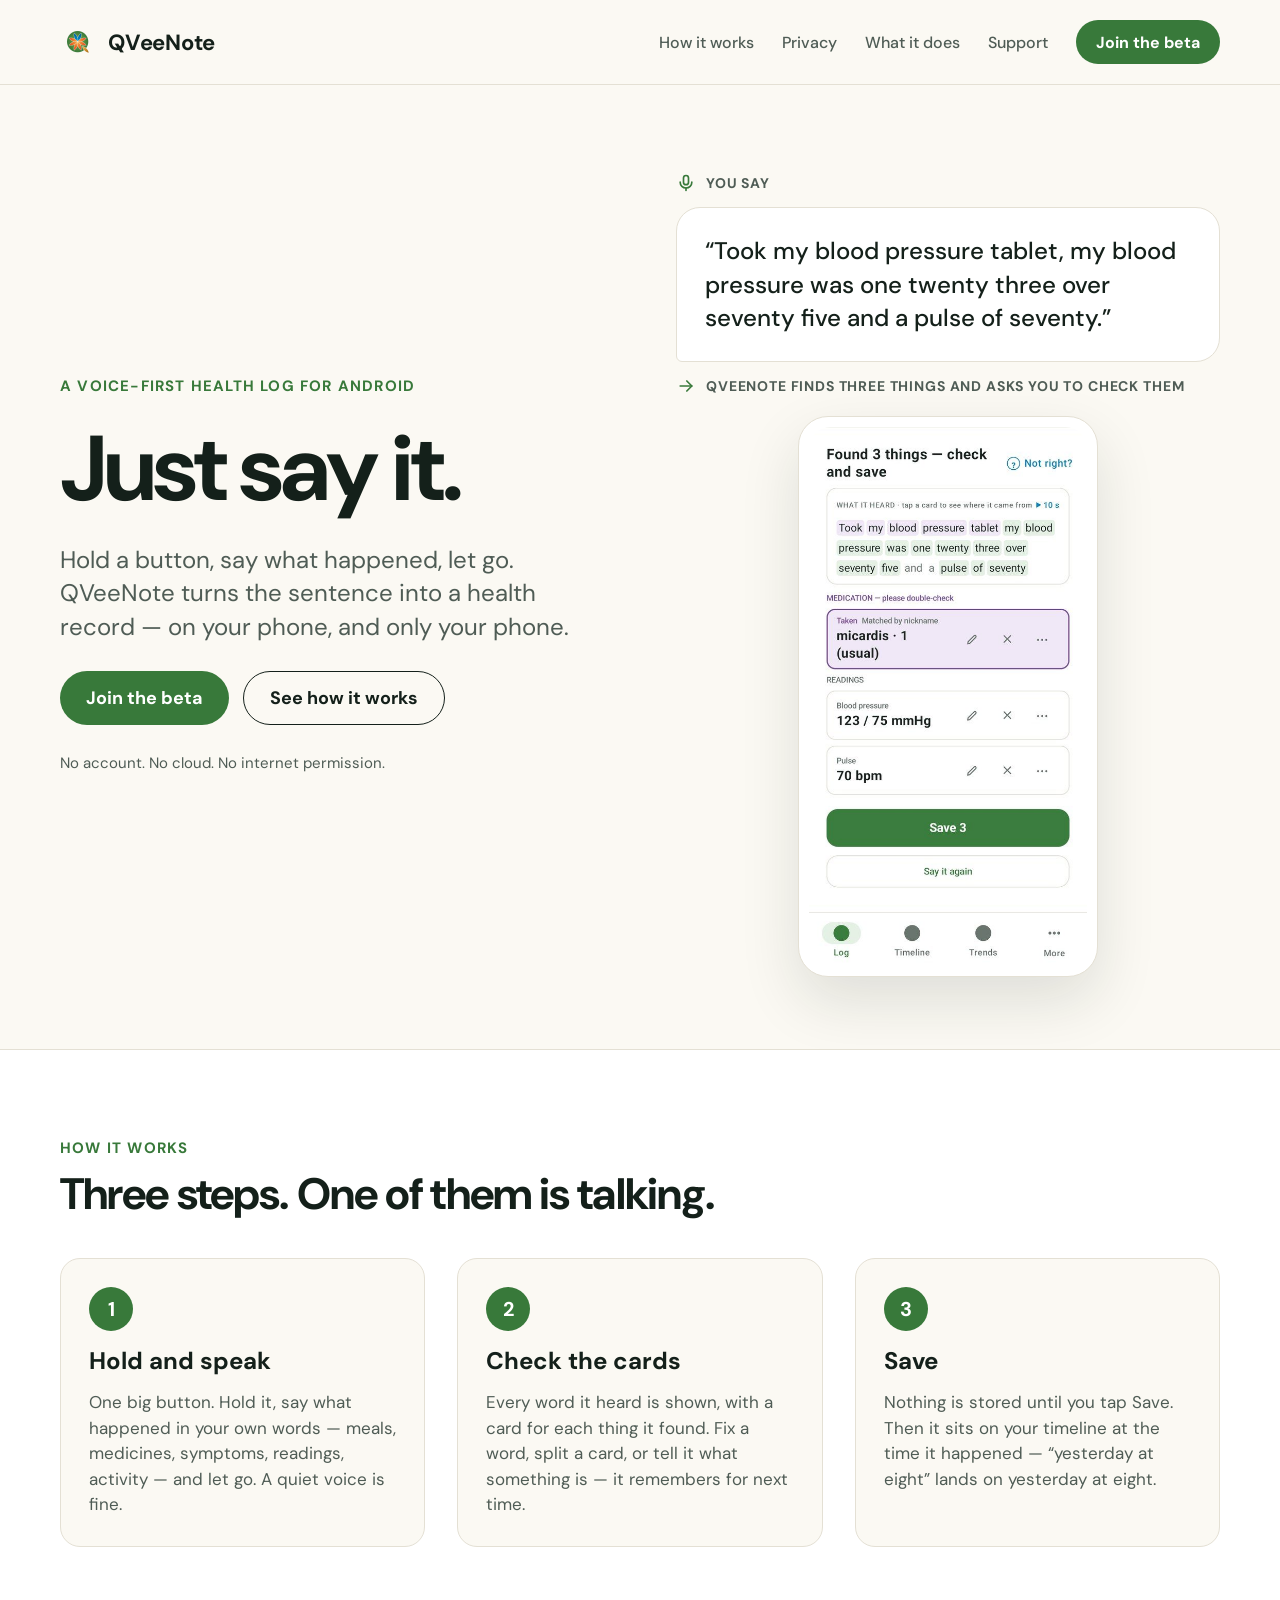
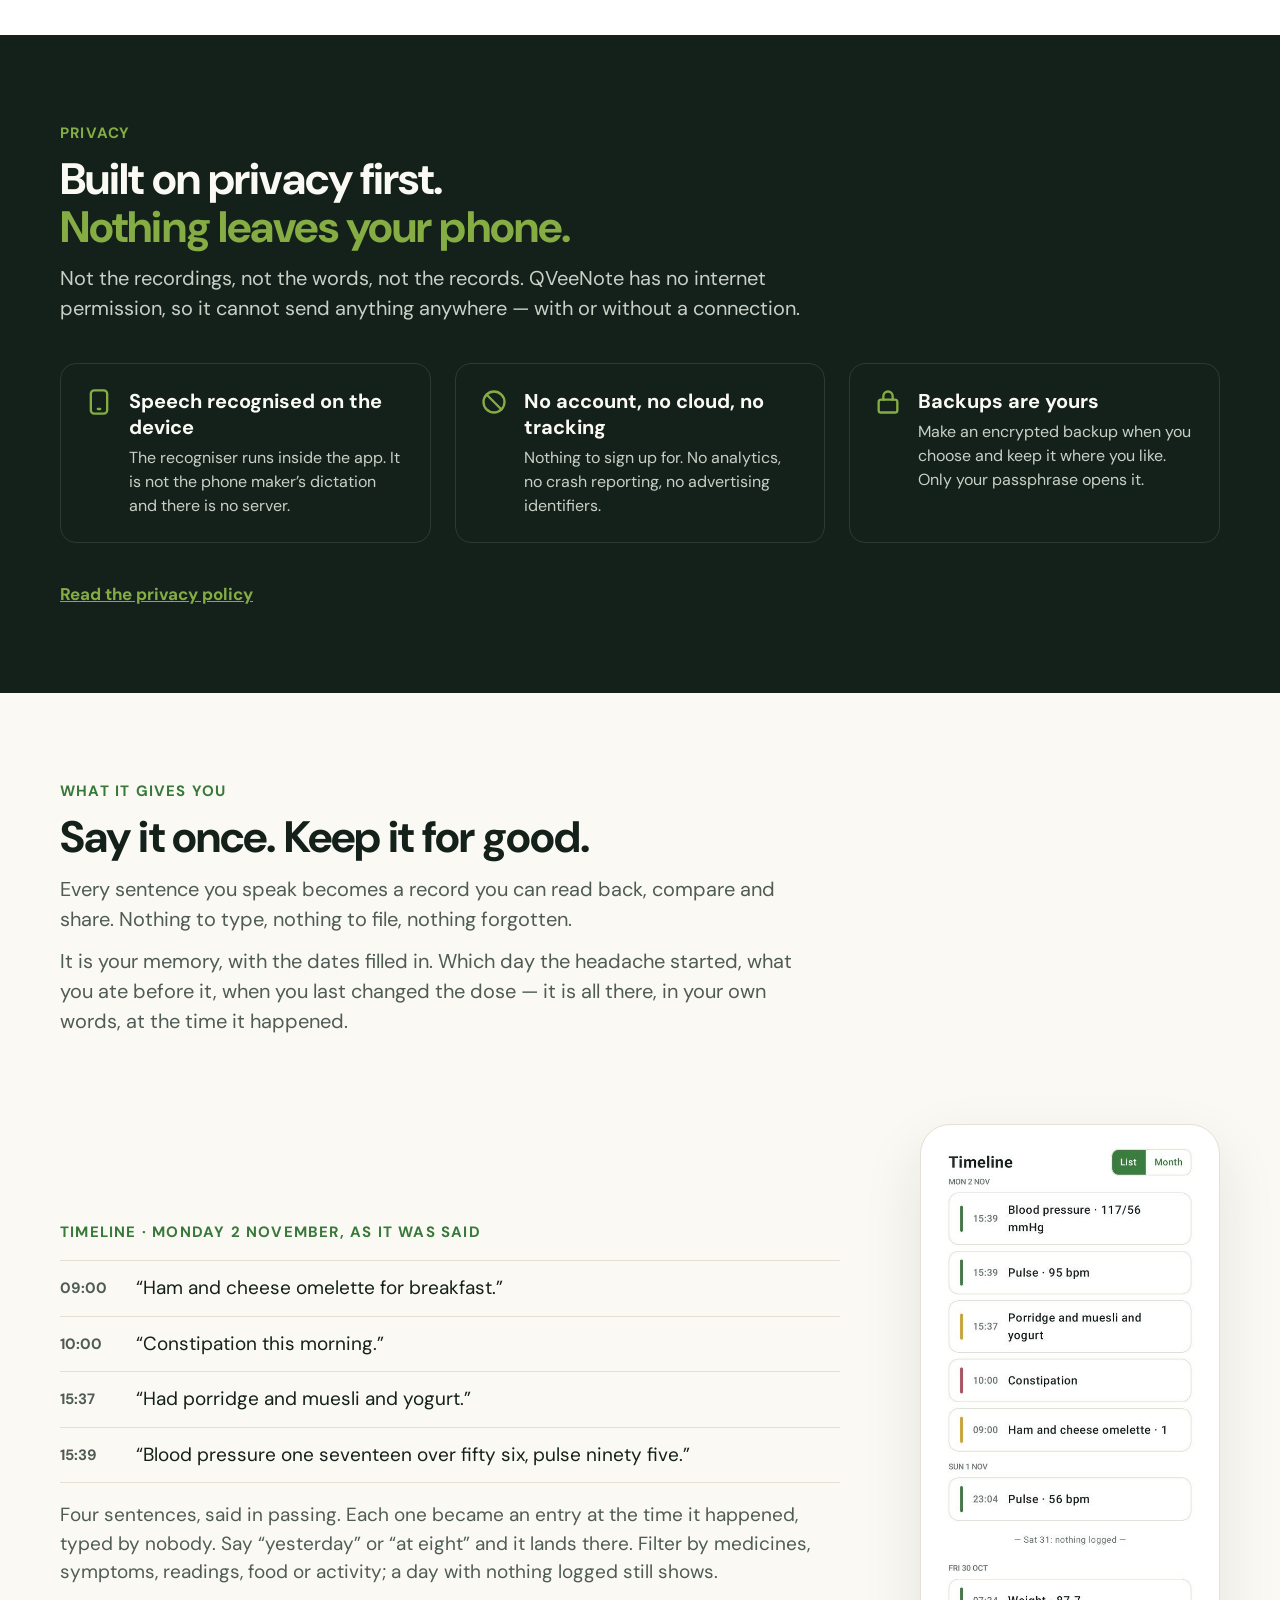
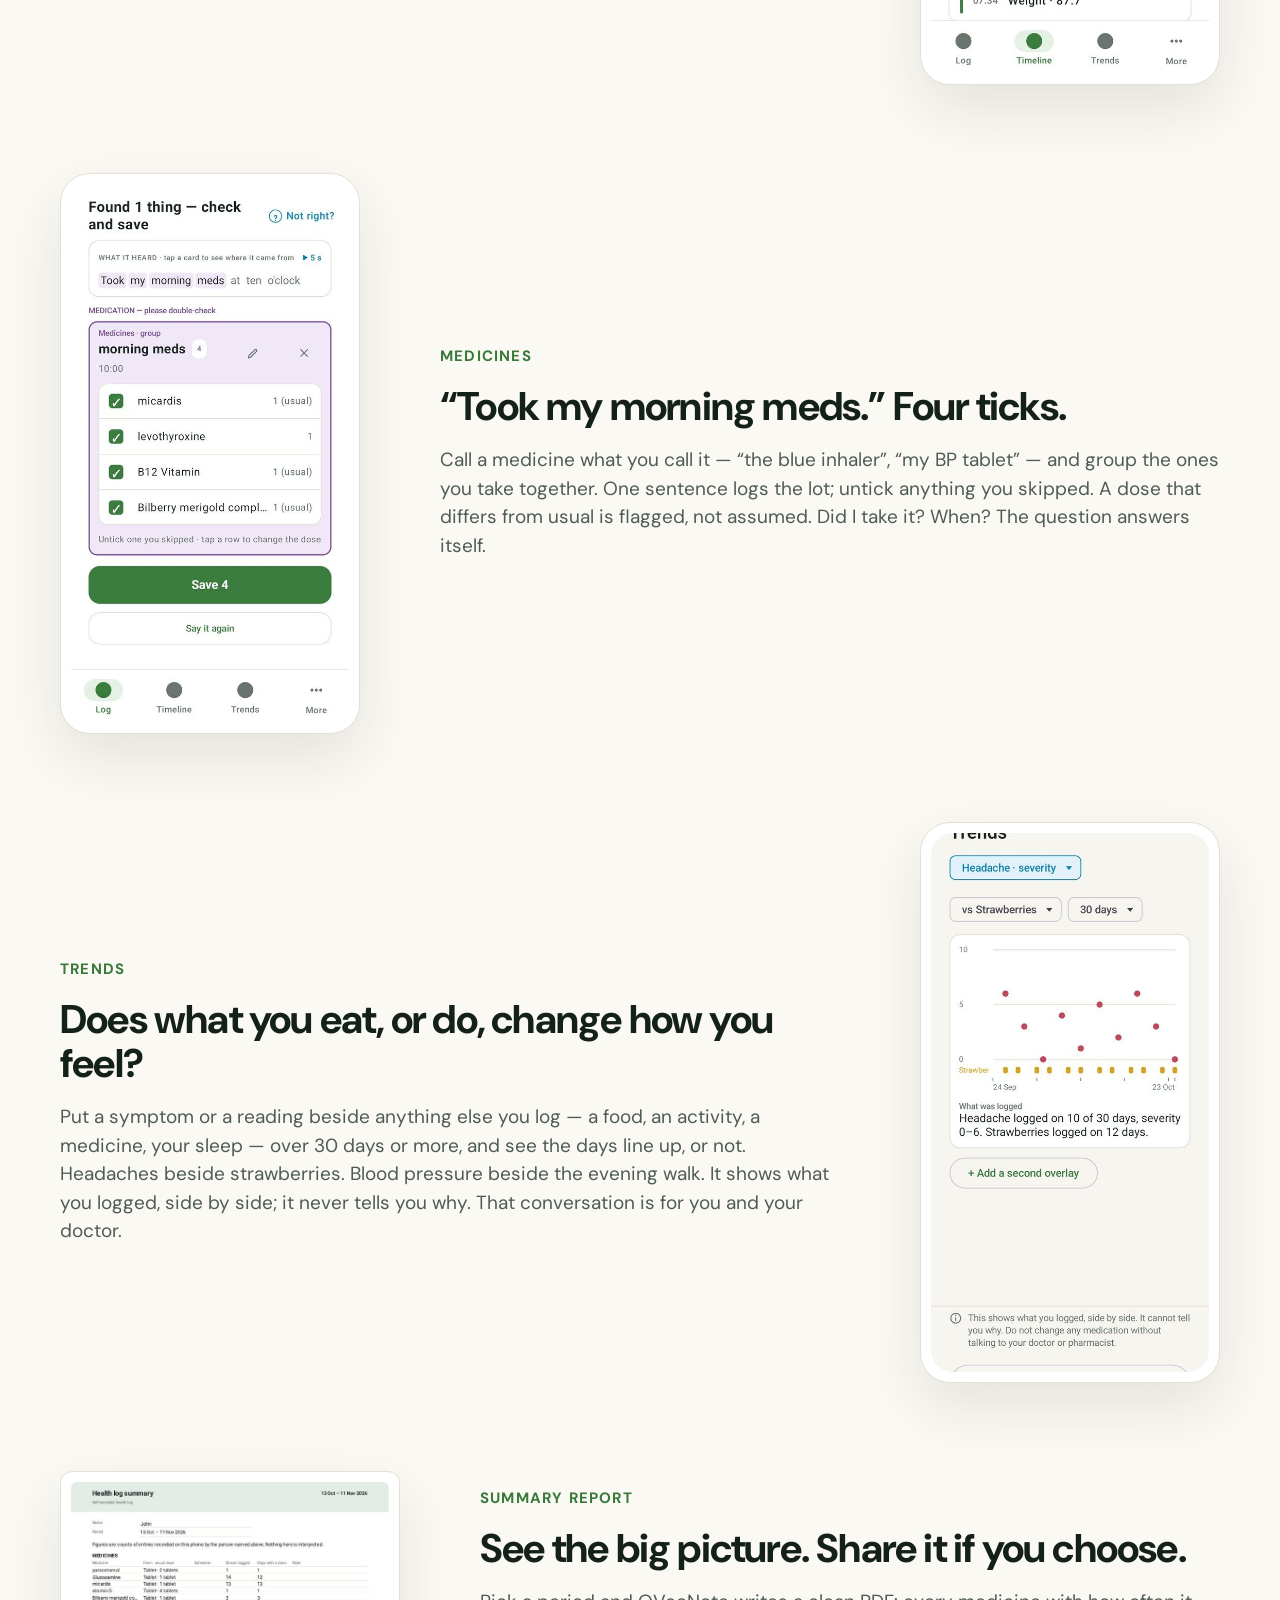
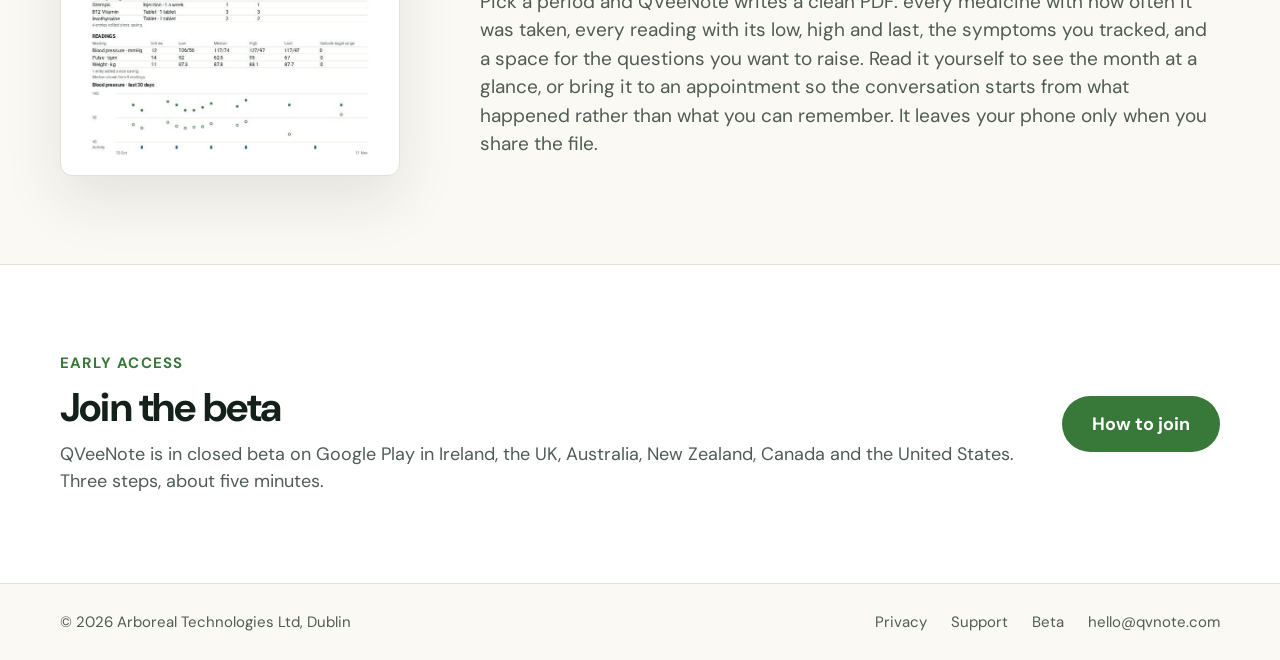
<file: index.html>
<!doctype html>
<html lang="en">
<head>
<meta charset="utf-8">
<meta name="viewport" content="width=device-width,initial-scale=1">
<title>QVeeNote — voice health log</title>
<meta name="description" content="Just say it. A private, on-device health log for Android: meals, medicines, symptoms, readings and activity, spoken in your own words. Nothing leaves your phone.">
<link rel="icon" type="image/png" sizes="72x72" href="assets/mark.png?v=2">
<link rel="icon" href="favicon-2.ico?v=2" sizes="any">
<link rel="apple-touch-icon" href="assets/mark.png?v=2">
<link rel="preconnect" href="https://fonts.googleapis.com">
<link href="https://fonts.googleapis.com/css2?family=DM+Sans:wght@400;500;700&display=swap" rel="stylesheet">
<style>
body{margin:0;background:#fbf9f3}
a{color:#2f6333}a:hover{color:#14201a}
@media (max-width:640px){h1{font-size:64px !important}h2{font-size:34px !important}h3{font-size:30px !important}}
</style>
</head>
<body>
<div style="width: 100%; min-height: 100%; background: #fbf9f3; color: #14201a; font-family: 'DM Sans', Arial, sans-serif; box-sizing: border-box; display: flex; flex-direction: column">

  <header style="width: 100%; box-sizing: border-box; padding: 20px 24px; border-bottom: 1px solid #e4e0d4">
    <nav style="max-width: 1160px; margin: 0 auto; display: flex; flex-wrap: wrap; align-items: center; justify-content: space-between; gap: 16px 32px" aria-label="Main">
      <a href="#top" style="display: flex; align-items: center; gap: 12px; text-decoration: none; color: #14201a">
        <img src="assets/mark.png" alt="" style="height: 36px; width: auto">
        <span style="font-size: 22px; font-weight: 700; letter-spacing: -0.01em">QVeeNote</span>
      </a>
      <div style="display: flex; flex-wrap: wrap; align-items: center; gap: 12px 28px; font-size: 16px; font-weight: 500">
        <a href="#how" style="text-decoration: none; color: #4f5c55">How it works</a>
        <a href="#privacy" style="text-decoration: none; color: #4f5c55">Privacy</a>
        <a href="#more" style="text-decoration: none; color: #4f5c55">What it does</a>
        <a href="support.html" style="text-decoration: none; color: #4f5c55">Support</a>
        <a href="beta.html" style="display: inline-flex; align-items: center; min-height: 44px; padding: 0 20px; border-radius: 999px; background: #38793a; color: #ffffff; text-decoration: none; font-weight: 700">Join the beta</a>
      </div>
    </nav>
  </header>

  <section id="top" style="width: 100%; box-sizing: border-box; padding: 88px 24px 72px">
    <div style="max-width: 1160px; margin: 0 auto; display: flex; flex-wrap: wrap; align-items: center; gap: 48px 72px">
      <div style="flex: 1 1 440px; min-width: 0; display: flex; flex-direction: column; gap: 28px">
        <p style="margin: 0; font-size: 15px; font-weight: 700; letter-spacing: 0.08em; text-transform: uppercase; color: #38793a">A voice-first health log for Android</p>
        <h1 style="margin: 0; font-size: 92px; line-height: 0.98; font-weight: 700; letter-spacing: -0.03em">Just say it.</h1>
        <p style="margin: 0; font-size: 24px; line-height: 1.4; color: #4f5c55; max-width: 34ch">Hold a button, say what happened, let go. QVeeNote turns the sentence into a health record — on your phone, and only your phone.</p>
        <div style="display: flex; flex-wrap: wrap; gap: 14px">
          <a href="beta.html" style="display: inline-flex; align-items: center; min-height: 52px; padding: 0 26px; border-radius: 999px; background: #38793a; color: #ffffff; text-decoration: none; font-size: 18px; font-weight: 700">Join the beta</a>
          <a href="#how" style="display: inline-flex; align-items: center; min-height: 52px; padding: 0 26px; border-radius: 999px; border: 1.5px solid #14201a; color: #14201a; text-decoration: none; font-size: 18px; font-weight: 700">See how it works</a>
        </div>
        <p style="margin: 0; font-size: 15px; color: #4f5c55">No account. No cloud. No internet permission.</p>
      </div>

      <div style="flex: 1 1 440px; min-width: 0; display: flex; flex-wrap: wrap; align-items: center; justify-content: center; gap: 20px">
        <figure style="margin: 0; flex: 1 1 260px; min-width: 0; display: flex; flex-direction: column; gap: 14px">
          <div style="display: flex; align-items: center; gap: 10px; font-size: 14px; font-weight: 700; letter-spacing: 0.06em; text-transform: uppercase; color: #4f5c55">
            <svg width="20" height="20" viewBox="0 0 24 24" fill="none" stroke="#38793a" stroke-width="2" stroke-linecap="round" stroke-linejoin="round" aria-hidden="true"><rect x="9" y="3" width="6" height="11" rx="3"></rect><path d="M5 11a7 7 0 0 0 14 0"></path><path d="M12 18v3"></path></svg>
            You say
          </div>
          <blockquote style="margin: 0; padding: 26px 28px; background: #ffffff; border: 1px solid #e4e0d4; border-radius: 24px 24px 24px 6px; font-size: 24px; line-height: 1.4; font-weight: 500; color: #14201a">“Took my blood pressure tablet, my blood pressure was one twenty three over seventy five and a pulse of seventy.”</blockquote>
          <div style="display: flex; align-items: center; gap: 10px; font-size: 14px; font-weight: 700; letter-spacing: 0.06em; text-transform: uppercase; color: #4f5c55">
            <svg width="20" height="20" viewBox="0 0 24 24" fill="none" stroke="#38793a" stroke-width="2" stroke-linecap="round" stroke-linejoin="round" aria-hidden="true"><path d="M5 12h14"></path><path d="M13 6l6 6-6 6"></path></svg>
            QVeeNote finds three things and asks you to check them
          </div>
        </figure>
        <div style="flex: 0 0 300px; box-sizing: border-box; padding: 10px; background: #ffffff; border: 1px solid #e4e0d4; border-radius: 30px; box-shadow: 0 24px 60px rgba(20,32,26,0.12)">
          <img src="assets/confirm.jpg" alt="Confirm screen: Found 3 things — micardis taken, blood pressure 123/75 mmHg, pulse 70 bpm, Save 3" style="display: block; width: 100%; height: auto; border-radius: 22px">
        </div>
      </div>
    </div>
  </section>

  <section id="how" style="width: 100%; box-sizing: border-box; padding: 88px 24px; background: #ffffff; border-top: 1px solid #e4e0d4">
    <div style="max-width: 1160px; margin: 0 auto; display: flex; flex-direction: column; gap: 40px">
      <div style="display: flex; flex-direction: column; gap: 12px; max-width: 760px">
        <p style="margin: 0; font-size: 15px; font-weight: 700; letter-spacing: 0.08em; text-transform: uppercase; color: #38793a">How it works</p>
        <h2 style="margin: 0; font-size: 44px; line-height: 1.1; font-weight: 700; letter-spacing: -0.02em">Three steps. One of them is talking.</h2>
      </div>
      <ol style="list-style: none; margin: 0; padding: 0; display: flex; flex-wrap: wrap; gap: 32px">
        <li style="flex: 1 1 300px; min-width: 0; display: flex; flex-direction: column; gap: 14px; padding: 28px; border: 1px solid #e4e0d4; border-radius: 20px; background: #fbf9f3">
          <span style="display: inline-flex; align-items: center; justify-content: center; width: 44px; height: 44px; border-radius: 50%; background: #38793a; color: #ffffff; font-size: 20px; font-weight: 700">1</span>
          <h3 style="margin: 0; font-size: 24px; font-weight: 700">Hold and speak</h3>
          <p style="margin: 0; font-size: 17px; line-height: 1.5; color: #4f5c55">One big button. Hold it, say what happened in your own words — meals, medicines, symptoms, readings, activity — and let go. A quiet voice is fine.</p>
        </li>
        <li style="flex: 1 1 300px; min-width: 0; display: flex; flex-direction: column; gap: 14px; padding: 28px; border: 1px solid #e4e0d4; border-radius: 20px; background: #fbf9f3">
          <span style="display: inline-flex; align-items: center; justify-content: center; width: 44px; height: 44px; border-radius: 50%; background: #38793a; color: #ffffff; font-size: 20px; font-weight: 700">2</span>
          <h3 style="margin: 0; font-size: 24px; font-weight: 700">Check the cards</h3>
          <p style="margin: 0; font-size: 17px; line-height: 1.5; color: #4f5c55">Every word it heard is shown, with a card for each thing it found. Fix a word, split a card, or tell it what something is — it remembers for next time.</p>
        </li>
        <li style="flex: 1 1 300px; min-width: 0; display: flex; flex-direction: column; gap: 14px; padding: 28px; border: 1px solid #e4e0d4; border-radius: 20px; background: #fbf9f3">
          <span style="display: inline-flex; align-items: center; justify-content: center; width: 44px; height: 44px; border-radius: 50%; background: #38793a; color: #ffffff; font-size: 20px; font-weight: 700">3</span>
          <h3 style="margin: 0; font-size: 24px; font-weight: 700">Save</h3>
          <p style="margin: 0; font-size: 17px; line-height: 1.5; color: #4f5c55">Nothing is stored until you tap Save. Then it sits on your timeline at the time it happened — “yesterday at eight” lands on yesterday at eight.</p>
        </li>
      </ol>
    </div>
  </section>

  <section id="privacy" style="width: 100%; box-sizing: border-box; padding: 88px 24px; background: #14201a; color: #fbf9f3">
    <div style="max-width: 1160px; margin: 0 auto; display: flex; flex-direction: column; gap: 40px">
      <div style="display: flex; flex-direction: column; gap: 12px; max-width: 760px">
        <p style="margin: 0; font-size: 15px; font-weight: 700; letter-spacing: 0.08em; text-transform: uppercase; color: #85ad44">Privacy</p>
        <h2 style="margin: 0; font-size: 44px; line-height: 1.1; font-weight: 700; letter-spacing: -0.02em">Built on privacy first.<br><span style="color: #85ad44">Nothing leaves your phone.</span></h2>
        <p style="margin: 0; font-size: 20px; line-height: 1.5; color: #c9d1c6">Not the recordings, not the words, not the records. QVeeNote has no internet permission, so it cannot send anything anywhere — with or without a connection.</p>
      </div>
      <ul style="list-style: none; margin: 0; padding: 0; display: flex; flex-wrap: wrap; gap: 24px">
        <li style="flex: 1 1 300px; min-width: 0; display: flex; gap: 16px; padding: 24px; border: 1px solid #2c3b31; border-radius: 16px">
          <svg width="28" height="28" viewBox="0 0 24 24" fill="none" stroke="#85ad44" stroke-width="2" stroke-linecap="round" stroke-linejoin="round" aria-hidden="true" style="flex: 0 0 28px"><rect x="5" y="2" width="14" height="20" rx="3"></rect><path d="M11 18h2"></path></svg>
          <div style="display: flex; flex-direction: column; gap: 6px">
            <h3 style="margin: 0; font-size: 20px; font-weight: 700">Speech recognised on the device</h3>
            <p style="margin: 0; font-size: 16px; line-height: 1.5; color: #c9d1c6">The recogniser runs inside the app. It is not the phone maker’s dictation and there is no server.</p>
          </div>
        </li>
        <li style="flex: 1 1 300px; min-width: 0; display: flex; gap: 16px; padding: 24px; border: 1px solid #2c3b31; border-radius: 16px">
          <svg width="28" height="28" viewBox="0 0 24 24" fill="none" stroke="#85ad44" stroke-width="2" stroke-linecap="round" stroke-linejoin="round" aria-hidden="true" style="flex: 0 0 28px"><circle cx="12" cy="12" r="9"></circle><path d="M5.6 5.6l12.8 12.8"></path></svg>
          <div style="display: flex; flex-direction: column; gap: 6px">
            <h3 style="margin: 0; font-size: 20px; font-weight: 700">No account, no cloud, no tracking</h3>
            <p style="margin: 0; font-size: 16px; line-height: 1.5; color: #c9d1c6">Nothing to sign up for. No analytics, no crash reporting, no advertising identifiers.</p>
          </div>
        </li>
        <li style="flex: 1 1 300px; min-width: 0; display: flex; gap: 16px; padding: 24px; border: 1px solid #2c3b31; border-radius: 16px">
          <svg width="28" height="28" viewBox="0 0 24 24" fill="none" stroke="#85ad44" stroke-width="2" stroke-linecap="round" stroke-linejoin="round" aria-hidden="true" style="flex: 0 0 28px"><rect x="4" y="10" width="16" height="11" rx="2"></rect><path d="M8 10V7a4 4 0 0 1 8 0v3"></path></svg>
          <div style="display: flex; flex-direction: column; gap: 6px">
            <h3 style="margin: 0; font-size: 20px; font-weight: 700">Backups are yours</h3>
            <p style="margin: 0; font-size: 16px; line-height: 1.5; color: #c9d1c6">Make an encrypted backup when you choose and keep it where you like. Only your passphrase opens it.</p>
          </div>
        </li>
      </ul>
      <a href="privacy.html" style="align-self: flex-start; color: #85ad44; font-size: 17px; font-weight: 700">Read the privacy policy</a>
    </div>
  </section>

  <section id="more" style="width: 100%; box-sizing: border-box; padding: 88px 24px; background: #fbf9f3">
    <div style="max-width: 1160px; margin: 0 auto; display: flex; flex-direction: column; gap: 88px">

      <div style="display: flex; flex-direction: column; gap: 12px; max-width: 760px">
        <p style="margin: 0; font-size: 15px; font-weight: 700; letter-spacing: 0.08em; text-transform: uppercase; color: #38793a">What it gives you</p>
        <h2 style="margin: 0; font-size: 44px; line-height: 1.1; font-weight: 700; letter-spacing: -0.02em">Say it once. Keep it for good.</h2>
        <p style="margin: 0; font-size: 20px; line-height: 1.5; color: #4f5c55">Every sentence you speak becomes a record you can read back, compare and share. Nothing to type, nothing to file, nothing forgotten.</p>
        <p style="margin: 0; font-size: 20px; line-height: 1.5; color: #4f5c55">It is your memory, with the dates filled in. Which day the headache started, what you ate before it, when you last changed the dose — it is all there, in your own words, at the time it happened.</p>
      </div>

      <div style="display: flex; flex-wrap: wrap; align-items: center; gap: 40px 80px">
        <div style="flex: 1 1 420px; min-width: 0; display: flex; flex-direction: column; gap: 18px">
          <p style="margin: 0; font-size: 15px; font-weight: 700; letter-spacing: 0.08em; text-transform: uppercase; color: #38793a">Timeline · Monday 2 November, as it was said</p>
          <ol style="list-style: none; margin: 0; padding: 0; display: flex; flex-direction: column; gap: 0">
            <li style="display: flex; gap: 20px; padding: 14px 0; border-top: 1px solid #e4e0d4">
              <time style="flex: 0 0 56px; font-size: 15px; font-weight: 700; color: #4f5c55; padding-top: 3px">09:00</time>
              <p style="margin: 0; font-size: 19px; line-height: 1.4">“Ham and cheese omelette for breakfast.”</p>
            </li>
            <li style="display: flex; gap: 20px; padding: 14px 0; border-top: 1px solid #e4e0d4">
              <time style="flex: 0 0 56px; font-size: 15px; font-weight: 700; color: #4f5c55; padding-top: 3px">10:00</time>
              <p style="margin: 0; font-size: 19px; line-height: 1.4">“Constipation this morning.”</p>
            </li>
            <li style="display: flex; gap: 20px; padding: 14px 0; border-top: 1px solid #e4e0d4">
              <time style="flex: 0 0 56px; font-size: 15px; font-weight: 700; color: #4f5c55; padding-top: 3px">15:37</time>
              <p style="margin: 0; font-size: 19px; line-height: 1.4">“Had porridge and muesli and yogurt.”</p>
            </li>
            <li style="display: flex; gap: 20px; padding: 14px 0; border-top: 1px solid #e4e0d4; border-bottom: 1px solid #e4e0d4">
              <time style="flex: 0 0 56px; font-size: 15px; font-weight: 700; color: #4f5c55; padding-top: 3px">15:39</time>
              <p style="margin: 0; font-size: 19px; line-height: 1.4">“Blood pressure one seventeen over fifty six, pulse ninety five.”</p>
            </li>
          </ol>
          <p style="margin: 0; font-size: 19px; line-height: 1.5; color: #4f5c55">Four sentences, said in passing. Each one became an entry at the time it happened, typed by nobody. Say “yesterday” or “at eight” and it lands there. Filter by medicines, symptoms, readings, food or activity; a day with nothing logged still shows.</p>
        </div>
        <div style="flex: 0 0 300px; box-sizing: border-box; padding: 10px; background: #ffffff; border: 1px solid #e4e0d4; border-radius: 30px; box-shadow: 0 24px 60px rgba(20,32,26,0.10)">
          <img src="assets/timeline.jpg" alt="Timeline for Mon 2 Nov: blood pressure 117/56 and pulse 95 at 15:39, porridge and muesli and yogurt at 15:37, constipation at 10:00, ham and cheese omelette at 09:00" style="display: block; width: 100%; height: auto; border-radius: 22px">
        </div>
      </div>

      <div style="display: flex; flex-wrap: wrap-reverse; align-items: center; gap: 40px 80px">
        <div style="flex: 0 0 300px; box-sizing: border-box; padding: 10px; background: #ffffff; border: 1px solid #e4e0d4; border-radius: 30px; box-shadow: 0 24px 60px rgba(20,32,26,0.10)">
          <img src="assets/group.jpg" alt="Confirm screen: morning meds group with micardis, levothyroxine, B12 and a supplement ticked, Save 4" style="display: block; width: 100%; height: auto; border-radius: 22px">
        </div>
        <div style="flex: 1 1 420px; min-width: 0; display: flex; flex-direction: column; gap: 18px">
          <p style="margin: 0; font-size: 15px; font-weight: 700; letter-spacing: 0.08em; text-transform: uppercase; color: #38793a">Medicines</p>
          <h3 style="margin: 0; font-size: 40px; line-height: 1.1; font-weight: 700; letter-spacing: -0.02em">“Took my morning meds.” Four ticks.</h3>
          <p style="margin: 0; font-size: 19px; line-height: 1.5; color: #4f5c55">Call a medicine what you call it — “the blue inhaler”, “my BP tablet” — and group the ones you take together. One sentence logs the lot; untick anything you skipped. A dose that differs from usual is flagged, not assumed. Did I take it? When? The question answers itself.</p>
        </div>
      </div>

      <div style="display: flex; flex-wrap: wrap; align-items: center; gap: 40px 80px">
        <div style="flex: 1 1 420px; min-width: 0; display: flex; flex-direction: column; gap: 18px">
          <p style="margin: 0; font-size: 15px; font-weight: 700; letter-spacing: 0.08em; text-transform: uppercase; color: #38793a">Trends</p>
          <h3 style="margin: 0; font-size: 40px; line-height: 1.1; font-weight: 700; letter-spacing: -0.02em">Does what you eat, or do, change how you feel?</h3>
          <p style="margin: 0; font-size: 19px; line-height: 1.5; color: #4f5c55">Put a symptom or a reading beside anything else you log — a food, an activity, a medicine, your sleep — over 30 days or more, and see the days line up, or not. Headaches beside strawberries. Blood pressure beside the evening walk. It shows what you logged, side by side; it never tells you why. That conversation is for you and your doctor.</p>
        </div>
        <div style="flex: 0 0 300px; box-sizing: border-box; padding: 10px; background: #ffffff; border: 1px solid #e4e0d4; border-radius: 30px; box-shadow: 0 24px 60px rgba(20,32,26,0.10)">
          <img src="assets/trends.jpg" alt="Trends: headache severity over 30 days against days strawberries were logged" style="display: block; width: 100%; height: auto; border-radius: 22px">
        </div>
      </div>

      <div style="display: flex; flex-wrap: wrap-reverse; align-items: center; gap: 40px 80px">
        <div style="flex: 0 0 340px; box-sizing: border-box; padding: 10px; background: #ffffff; border: 1px solid #e4e0d4; border-radius: 12px; box-shadow: 0 24px 60px rgba(20,32,26,0.10)">
          <img src="assets/report.jpg" alt="Summary report, page 1: Health log summary, self-recorded, 13 Oct to 11 Nov 2026; medicines with doses logged; readings with low, median, high and last; blood pressure over the last 30 days with activity marked" style="display: block; width: 100%; height: auto; border-radius: 6px">
        </div>
        <div style="flex: 1 1 420px; min-width: 0; display: flex; flex-direction: column; gap: 18px">
          <p style="margin: 0; font-size: 15px; font-weight: 700; letter-spacing: 0.08em; text-transform: uppercase; color: #38793a">Summary report</p>
          <h3 style="margin: 0; font-size: 40px; line-height: 1.1; font-weight: 700; letter-spacing: -0.02em">See the big picture. Share it if you choose.</h3>
          <p style="margin: 0; font-size: 19px; line-height: 1.5; color: #4f5c55">Pick a period and QVeeNote writes a clean PDF: every medicine with how often it was taken, every reading with its low, high and last, the symptoms you tracked, and a space for the questions you want to raise. Read it yourself to see the month at a glance, or bring it to an appointment so the conversation starts from what happened rather than what you can remember. It leaves your phone only when you share the file.</p>
        </div>
      </div>

    </div>
  </section>

  <section id="join" style="width: 100%; box-sizing: border-box; padding: 88px 24px; background: #ffffff; border-top: 1px solid #e4e0d4">
    <div style="max-width: 1160px; margin: 0 auto; display: flex; flex-wrap: wrap; align-items: center; justify-content: space-between; gap: 28px 48px">
      <div style="flex: 1 1 420px; min-width: 0; display: flex; flex-direction: column; gap: 12px">
        <p style="margin: 0; font-size: 15px; font-weight: 700; letter-spacing: 0.08em; text-transform: uppercase; color: #38793a">Early access</p>
        <h2 style="margin: 0; font-size: 40px; line-height: 1.1; font-weight: 700; letter-spacing: -0.02em">Join the beta</h2>
        <p style="margin: 0; font-size: 18px; line-height: 1.5; color: #4f5c55">QVeeNote is in closed beta on Google Play in Ireland, the UK, Australia, New Zealand, Canada and the United States. Three steps, about five minutes.</p>
      </div>
      <a href="beta.html" style="display: inline-flex; align-items: center; min-height: 56px; padding: 0 30px; border-radius: 999px; background: #38793a; color: #ffffff; text-decoration: none; font-size: 18px; font-weight: 700">How to join</a>
    </div>
  </section>

  <footer style="width: 100%; box-sizing: border-box; padding: 28px 24px; border-top: 1px solid #e4e0d4">
    <div style="max-width: 1160px; margin: 0 auto; display: flex; flex-wrap: wrap; align-items: center; justify-content: space-between; gap: 12px 32px; font-size: 15px; color: #4f5c55">
      <span>© 2026 Arboreal Technologies Ltd, Dublin</span>
      <div style="display: flex; flex-wrap: wrap; gap: 24px">
        <a href="privacy.html" style="color: #4f5c55; text-decoration: none">Privacy</a>
        <a href="support.html" style="color: #4f5c55; text-decoration: none">Support</a>
        <a href="beta.html" style="color: #4f5c55; text-decoration: none">Beta</a>
        <a href="mailto:hello@qvnote.com" style="color: #4f5c55; text-decoration: none">hello@qvnote.com</a>
      </div>
    </div>
  </footer>

</div>
</body>
</html>
</file>
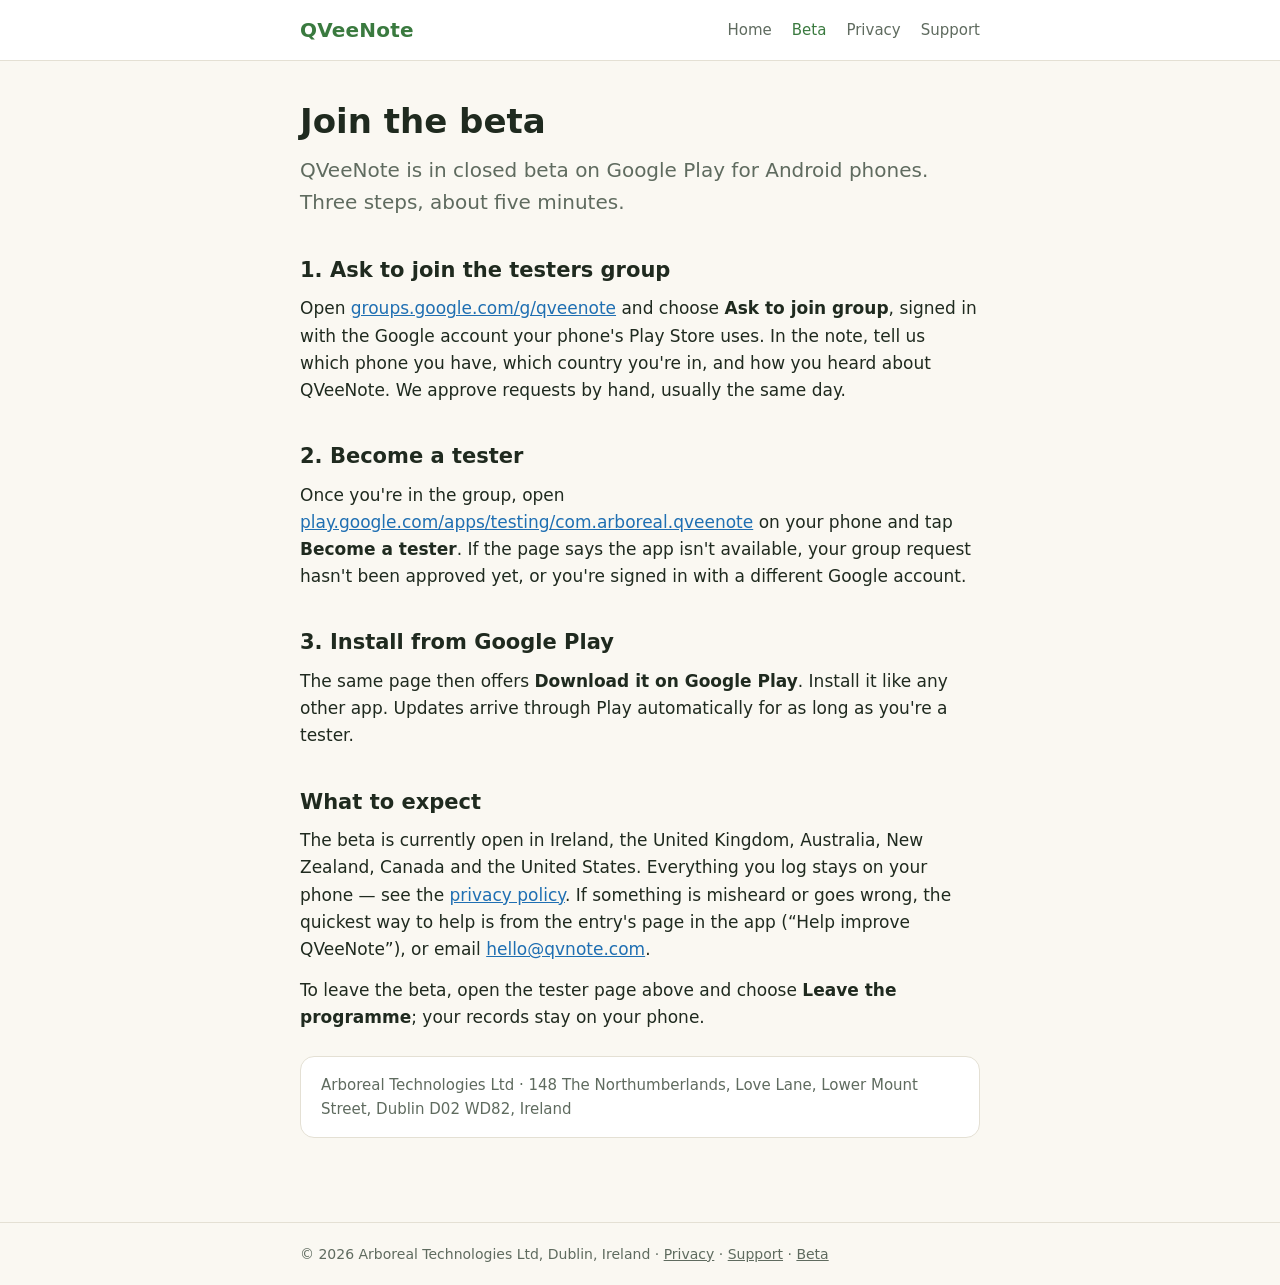
<file: beta.html>
<!doctype html>
<html lang="en">
<head>
<meta charset="utf-8">
<meta name="viewport" content="width=device-width,initial-scale=1">
<title>Join the beta — QVeeNote</title>
<meta name="description" content="How to join the QVeeNote closed beta on Google Play.">
<link rel="icon" type="image/png" sizes="72x72" href="assets/mark.png?v=2">
<link rel="icon" href="favicon-2.ico?v=2" sizes="any">
<link rel="apple-touch-icon" href="assets/mark.png?v=2">
<link rel="stylesheet" href="assets/styles.css">
</head>
<body>
<header><div class="wrap">
<a class="brand" href="index.html">QVeeNote</a>
<nav><a href="index.html">Home</a><a href="beta.html" aria-current="page">Beta</a><a href="privacy.html">Privacy</a><a href="support.html">Support</a></nav>
</div></header>
<main><div class="wrap">
<h1>Join the beta</h1>
<p class="lede">QVeeNote is in closed beta on Google Play for Android phones. Three steps, about five minutes.</p>
<h2>1. Ask to join the testers group</h2>
<p>Open <a href="https://groups.google.com/g/qveenote">groups.google.com/g/qveenote</a> and choose <strong>Ask to join group</strong>, signed in with the Google account your phone's Play Store uses. In the note, tell us which phone you have, which country you're in, and how you heard about QVeeNote. We approve requests by hand, usually the same day.</p>
<h2>2. Become a tester</h2>
<p>Once you're in the group, open <a href="https://play.google.com/apps/testing/com.arboreal.qveenote">play.google.com/apps/testing/com.arboreal.qveenote</a> on your phone and tap <strong>Become a tester</strong>. If the page says the app isn't available, your group request hasn't been approved yet, or you're signed in with a different Google account.</p>
<h2>3. Install from Google Play</h2>
<p>The same page then offers <strong>Download it on Google Play</strong>. Install it like any other app. Updates arrive through Play automatically for as long as you're a tester.</p>
<h2>What to expect</h2>
<p>The beta is currently open in Ireland, the United Kingdom, Australia, New Zealand, Canada and the United States. Everything you log stays on your phone — see the <a href="privacy.html">privacy policy</a>. If something is misheard or goes wrong, the quickest way to help is from the entry's page in the app (“Help improve QVeeNote”), or email <a href="mailto:hello@qvnote.com">hello@qvnote.com</a>.</p>
<p>To leave the beta, open the tester page above and choose <strong>Leave the programme</strong>; your records stay on your phone.</p>
<div class="note">Arboreal Technologies Ltd · 148 The Northumberlands, Love Lane, Lower Mount Street, Dublin D02 WD82, Ireland</div>
</div></main>
<footer><div class="wrap">© 2026 Arboreal Technologies Ltd, Dublin, Ireland · <a href="privacy.html">Privacy</a> · <a href="support.html">Support</a> · <a href="beta.html">Beta</a></div></footer>
</body></html>
</file>
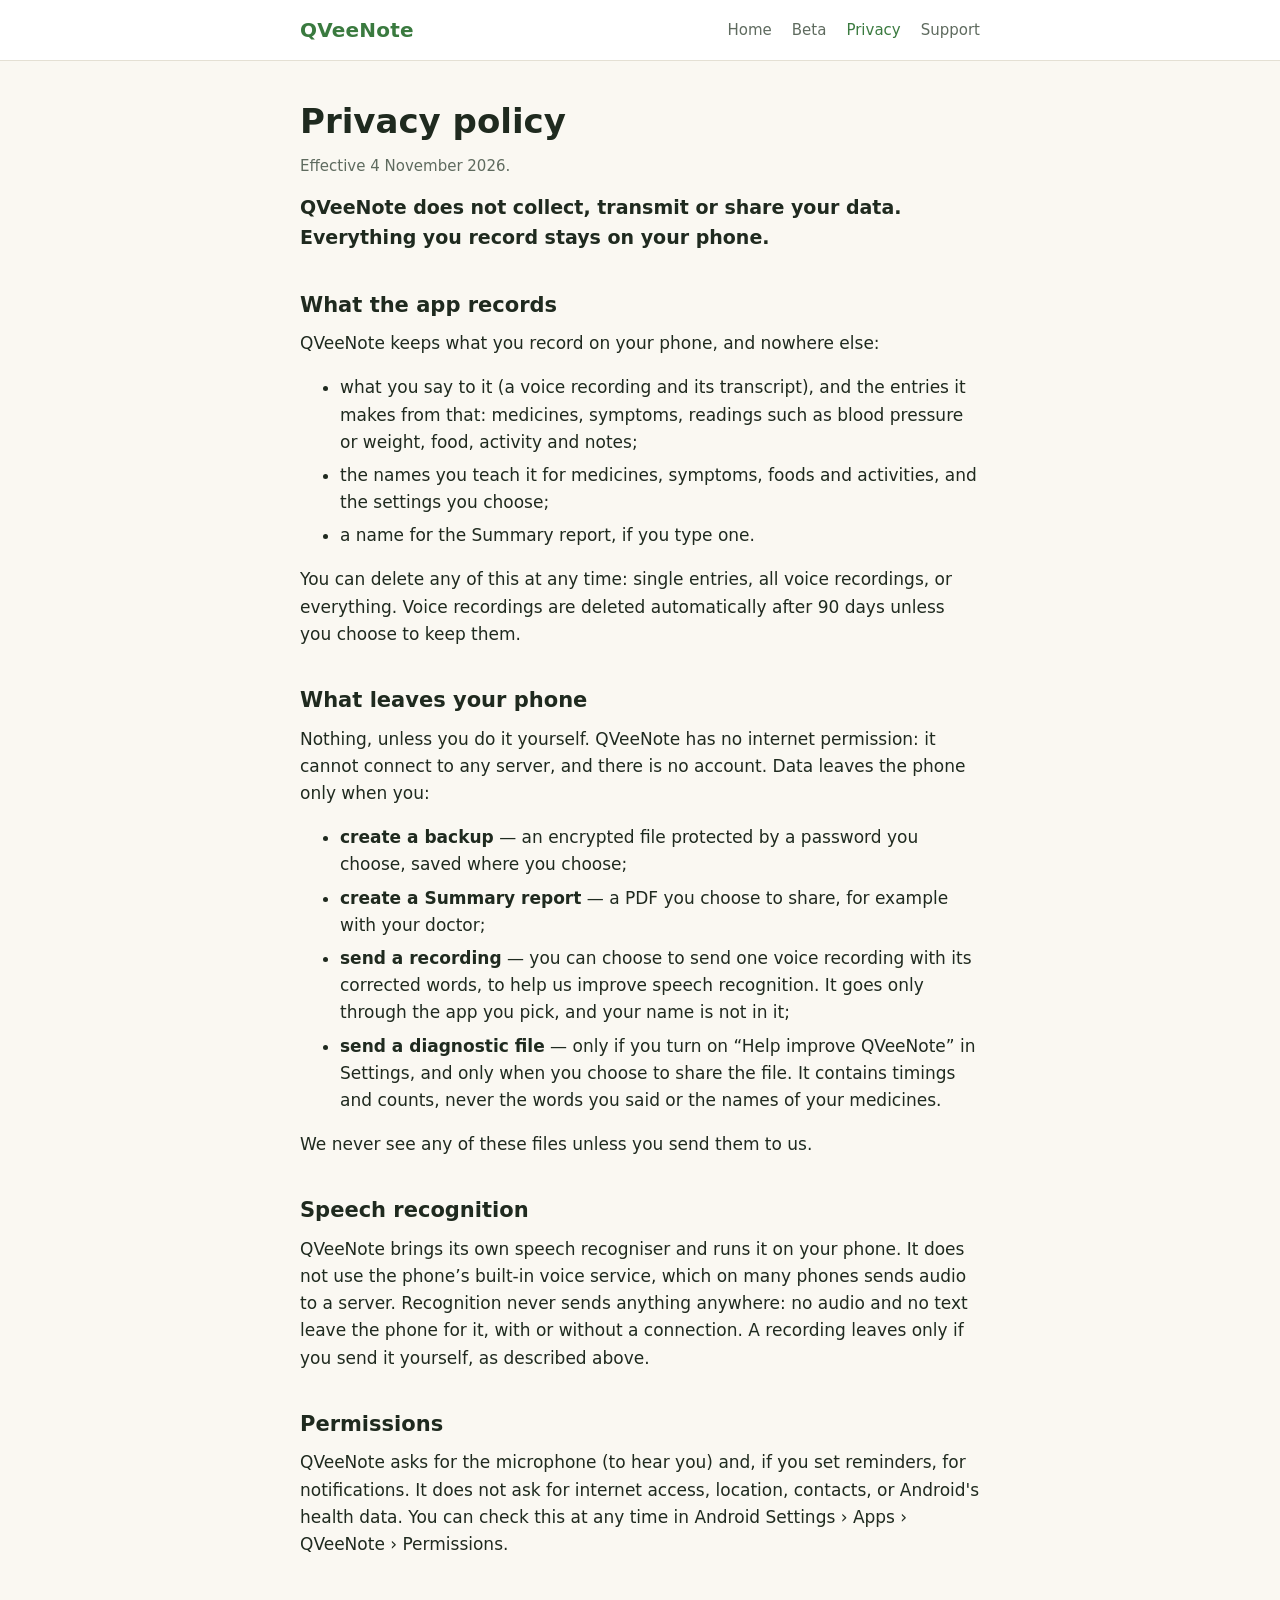
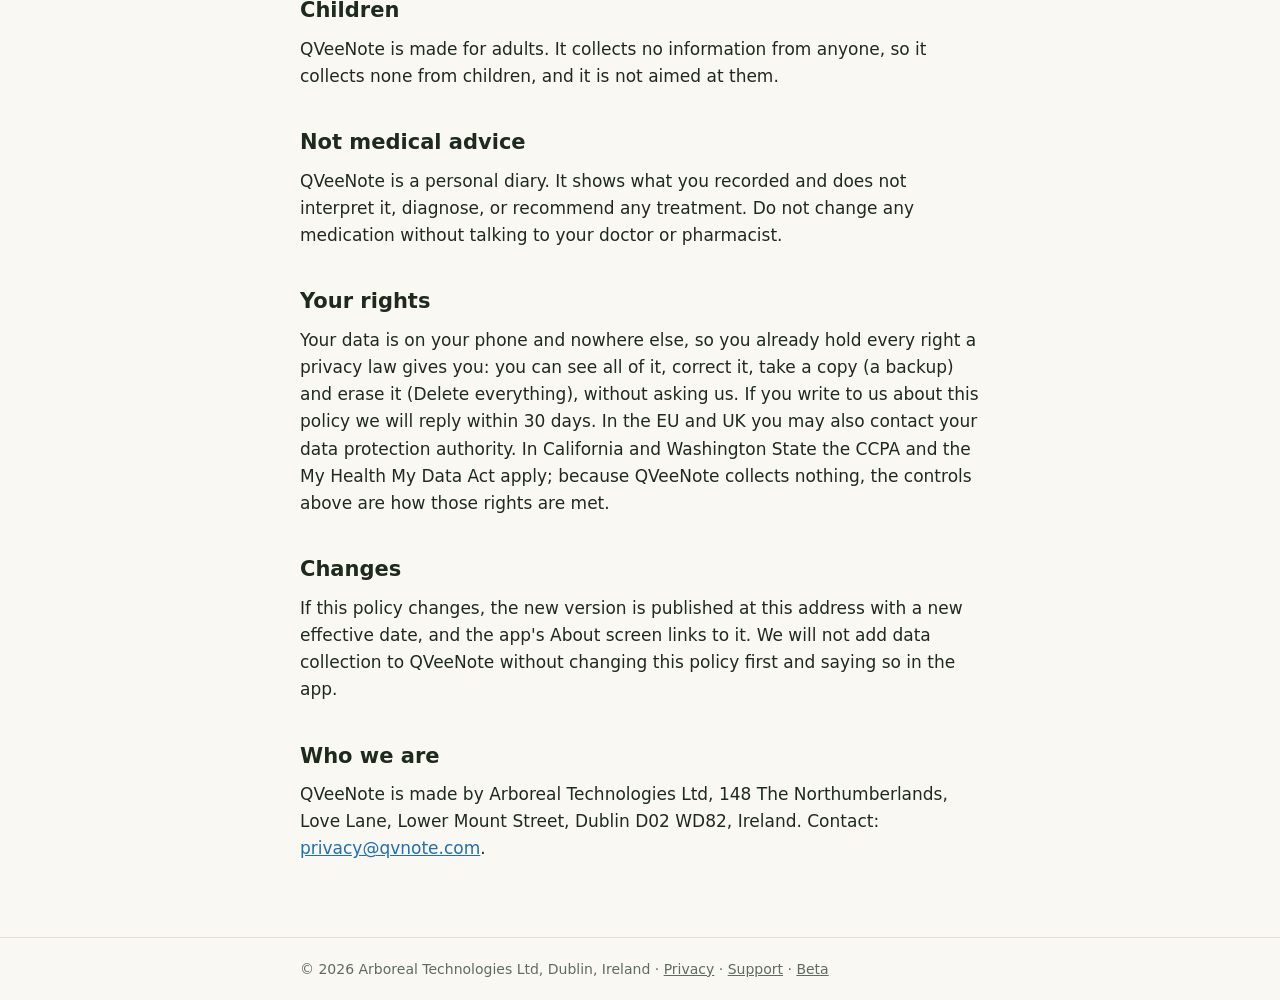
<file: privacy.html>
<!doctype html>
<html lang="en">
<head>
<meta charset="utf-8">
<meta name="viewport" content="width=device-width,initial-scale=1">
<title>Privacy policy — QVeeNote</title>
<meta name="description" content="QVeeNote does not collect, transmit or share your data. Everything you record stays on your phone.">
<link rel="icon" type="image/png" sizes="72x72" href="assets/mark.png?v=2">
<link rel="icon" href="favicon-2.ico?v=2" sizes="any">
<link rel="apple-touch-icon" href="assets/mark.png?v=2">
<link rel="stylesheet" href="assets/styles.css">
</head>
<body>
<header><div class="wrap">
<a class="brand" href="index.html">QVeeNote</a>
<nav><a href="index.html">Home</a><a href="beta.html">Beta</a><a href="privacy.html" aria-current="page">Privacy</a><a href="support.html">Support</a></nav>
</div></header>
<main><div class="wrap">
<div class="policy">
<h1>Privacy policy</h1>
<p class="meta">Effective 4 November 2026.</p>
<p class="key">QVeeNote does not collect, transmit or share your data. Everything you record stays on your phone.</p>
<h2>What the app records</h2>
<p>QVeeNote keeps what you record on your phone, and nowhere else:</p>
<ul>
<li>what you say to it (a voice recording and its transcript), and the entries it makes from that: medicines, symptoms, readings such as blood pressure or weight, food, activity and notes;</li>
<li>the names you teach it for medicines, symptoms, foods and activities, and the settings you choose;</li>
<li>a name for the Summary report, if you type one.</li>
</ul>
<p>You can delete any of this at any time: single entries, all voice recordings, or everything. Voice recordings are deleted automatically after 90 days unless you choose to keep them.</p>
<h2>What leaves your phone</h2>
<p>Nothing, unless you do it yourself. QVeeNote has no internet permission: it cannot connect to any server, and there is no account. Data leaves the phone only when you:</p>
<ul>
<li><strong>create a backup</strong> — an encrypted file protected by a password you choose, saved where you choose;</li>
<li><strong>create a Summary report</strong> — a PDF you choose to share, for example with your doctor;</li>
<li><strong>send a recording</strong> — you can choose to send one voice recording with its corrected words, to help us improve speech recognition. It goes only through the app you pick, and your name is not in it;</li>
<li><strong>send a diagnostic file</strong> — only if you turn on “Help improve QVeeNote” in Settings, and only when you choose to share the file. It contains timings and counts, never the words you said or the names of your medicines.</li>
</ul>
<p>We never see any of these files unless you send them to us.</p>
<h2>Speech recognition</h2>
<p>QVeeNote brings its own speech recogniser and runs it on your phone. It does not use the phone’s built-in voice service, which on many phones sends audio to a server. Recognition never sends anything anywhere: no audio and no text leave the phone for it, with or without a connection. A recording leaves only if you send it yourself, as described above.</p>
<h2>Permissions</h2>
<p>QVeeNote asks for the microphone (to hear you) and, if you set reminders, for notifications. It does not ask for internet access, location, contacts, or Android's health data. You can check this at any time in Android Settings › Apps › QVeeNote › Permissions.</p>
<h2>Children</h2>
<p>QVeeNote is made for adults. It collects no information from anyone, so it collects none from children, and it is not aimed at them.</p>
<h2>Not medical advice</h2>
<p>QVeeNote is a personal diary. It shows what you recorded and does not interpret it, diagnose, or recommend any treatment. Do not change any medication without talking to your doctor or pharmacist.</p>
<h2>Your rights</h2>
<p>Your data is on your phone and nowhere else, so you already hold every right a privacy law gives you: you can see all of it, correct it, take a copy (a backup) and erase it (Delete everything), without asking us. If you write to us about this policy we will reply within 30 days. In the EU and UK you may also contact your data protection authority. In California and Washington State the CCPA and the My Health My Data Act apply; because QVeeNote collects nothing, the controls above are how those rights are met.</p>
<h2>Changes</h2>
<p>If this policy changes, the new version is published at this address with a new effective date, and the app's About screen links to it. We will not add data collection to QVeeNote without changing this policy first and saying so in the app.</p>
<h2>Who we are</h2>
<p>QVeeNote is made by Arboreal Technologies Ltd, 148 The Northumberlands, Love Lane, Lower Mount Street, Dublin D02 WD82, Ireland. Contact: <a href="mailto:privacy@qvnote.com">privacy@qvnote.com</a>.</p>
</div>
</div></main>
<footer><div class="wrap">© 2026 Arboreal Technologies Ltd, Dublin, Ireland · <a href="privacy.html">Privacy</a> · <a href="support.html">Support</a> · <a href="beta.html">Beta</a></div></footer>
</body></html>
</file>
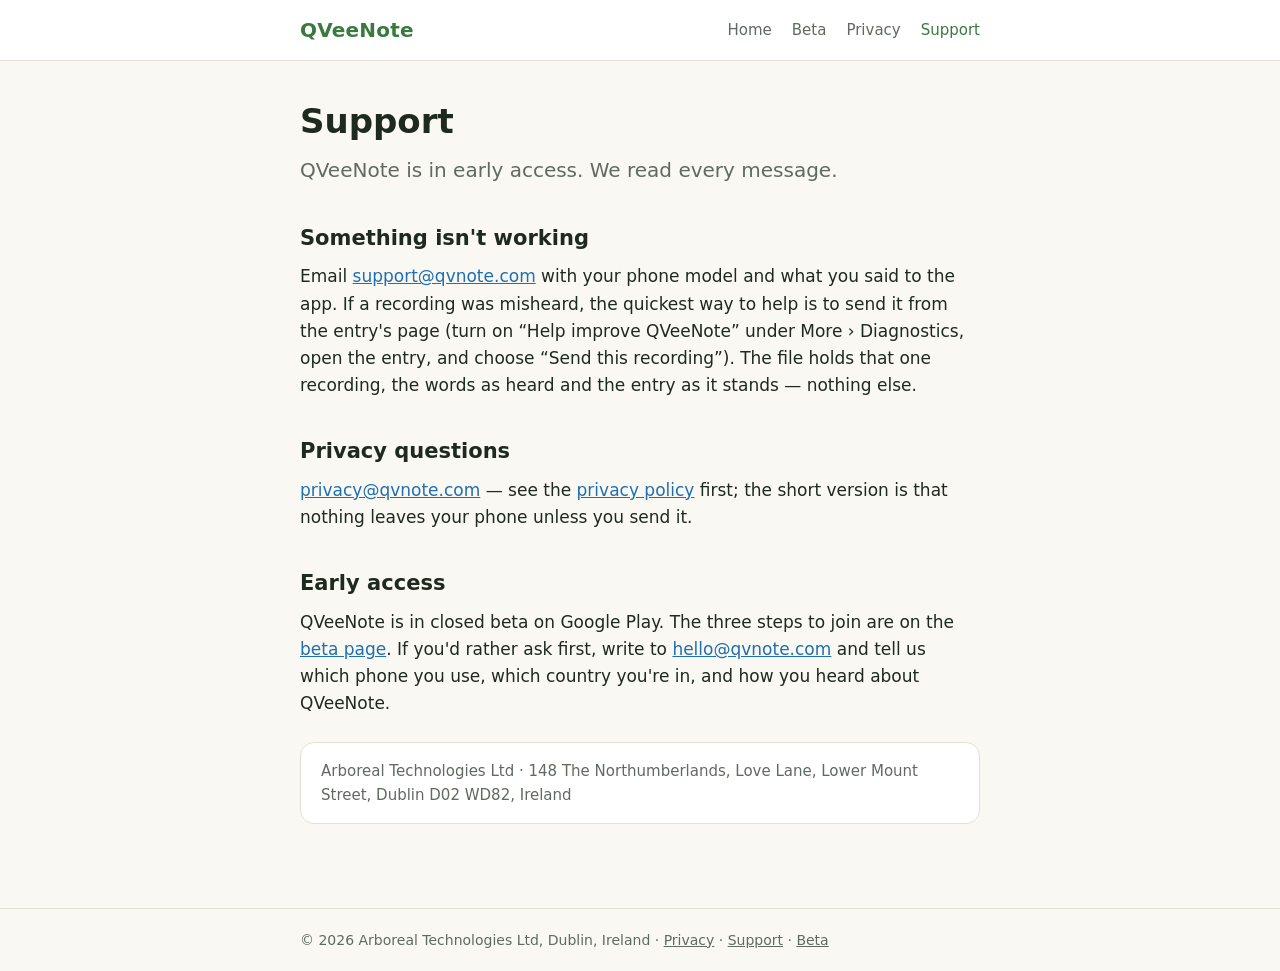
<file: support.html>
<!doctype html>
<html lang="en">
<head>
<meta charset="utf-8">
<meta name="viewport" content="width=device-width,initial-scale=1">
<title>Support — QVeeNote</title>
<meta name="description" content="Help with QVeeNote, and how to reach us.">
<link rel="icon" type="image/png" sizes="72x72" href="assets/mark.png?v=2">
<link rel="icon" href="favicon-2.ico?v=2" sizes="any">
<link rel="apple-touch-icon" href="assets/mark.png?v=2">
<link rel="stylesheet" href="assets/styles.css">
</head>
<body>
<header><div class="wrap">
<a class="brand" href="index.html">QVeeNote</a>
<nav><a href="index.html">Home</a><a href="beta.html">Beta</a><a href="privacy.html">Privacy</a><a href="support.html" aria-current="page">Support</a></nav>
</div></header>
<main><div class="wrap">
<h1>Support</h1>
<p class="lede">QVeeNote is in early access. We read every message.</p>
<h2>Something isn't working</h2>
<p>Email <a href="mailto:support@qvnote.com">support@qvnote.com</a> with your phone model and what you said to the app. If a recording was misheard, the quickest way to help is to send it from the entry's page (turn on “Help improve QVeeNote” under More › Diagnostics, open the entry, and choose “Send this recording”). The file holds that one recording, the words as heard and the entry as it stands — nothing else.</p>
<h2>Privacy questions</h2>
<p><a href="mailto:privacy@qvnote.com">privacy@qvnote.com</a> — see the <a href="privacy.html">privacy policy</a> first; the short version is that nothing leaves your phone unless you send it.</p>
<h2>Early access</h2>
<p>QVeeNote is in closed beta on Google Play. The three steps to join are on the <a href="beta.html">beta page</a>. If you'd rather ask first, write to <a href="mailto:hello@qvnote.com">hello@qvnote.com</a> and tell us which phone you use, which country you're in, and how you heard about QVeeNote.</p>
<div class="note">Arboreal Technologies Ltd · 148 The Northumberlands, Love Lane, Lower Mount Street, Dublin D02 WD82, Ireland</div>
</div></main>
<footer><div class="wrap">© 2026 Arboreal Technologies Ltd, Dublin, Ireland · <a href="privacy.html">Privacy</a> · <a href="support.html">Support</a> · <a href="beta.html">Beta</a></div></footer>
</body></html>
</file>
<file: assets/styles.css>
:root{--green:#3a7a3f;--green-dark:#2f6333;--ink:#1f2a1f;--muted:#5f6b5f;--cream:#faf8f2;--line:#e4e0d4;--link:#1f6fb2}
*{box-sizing:border-box}
html{-webkit-text-size-adjust:100%}
body{margin:0;font-family:system-ui,-apple-system,"Segoe UI",Roboto,Helvetica,Arial,sans-serif;font-size:17px;line-height:1.6;color:var(--ink);background:var(--cream)}
a{color:var(--link)}
.wrap{max-width:720px;margin:0 auto;padding:0 20px}
header{border-bottom:1px solid var(--line);background:#fff}
header .wrap{display:flex;align-items:center;justify-content:space-between;height:60px}
.brand{font-weight:700;font-size:20px;color:var(--green);text-decoration:none;letter-spacing:.2px}
nav a{color:var(--muted);text-decoration:none;margin-left:20px;font-size:15px}
nav a:hover,nav a[aria-current]{color:var(--green)}
main{padding:40px 0 60px}
h1{font-size:34px;line-height:1.2;margin:0 0 12px}
h2{font-size:21px;margin:36px 0 8px}
p{margin:0 0 14px}
.lede{font-size:20px;color:var(--muted);margin-bottom:28px}
.hero{padding:56px 0 24px}
.hero h1{font-size:40px}
.say{font-style:italic;color:var(--green-dark);margin:0 0 6px;padding-left:14px;border-left:3px solid var(--green)}
.grid{display:grid;grid-template-columns:1fr 1fr;gap:20px;margin:28px 0}
.card{background:#fff;border:1px solid var(--line);border-radius:14px;padding:20px}
.card h3{margin:0 0 6px;font-size:17px}
.card p{margin:0;font-size:15px;color:var(--muted)}
.btn{display:inline-block;background:var(--green);color:#fff;text-decoration:none;padding:12px 22px;border-radius:999px;font-weight:600}
.btn.off{background:#ddd;color:#555;cursor:default}
.note{background:#fff;border:1px solid var(--line);border-radius:14px;padding:16px 20px;margin:24px 0;color:var(--muted);font-size:15px}
.policy p.key{font-weight:600;font-size:19px}
.policy li{margin-bottom:6px}
.meta{color:var(--muted);font-size:15px}
footer{border-top:1px solid var(--line);padding:20px 0;color:var(--muted);font-size:14px}
footer a{color:var(--muted)}
@media (max-width:600px){.grid{grid-template-columns:1fr}.hero h1{font-size:32px}header .wrap{height:auto;padding:12px 20px;flex-wrap:wrap;gap:8px}nav a{margin:0 16px 0 0}}
</file>
